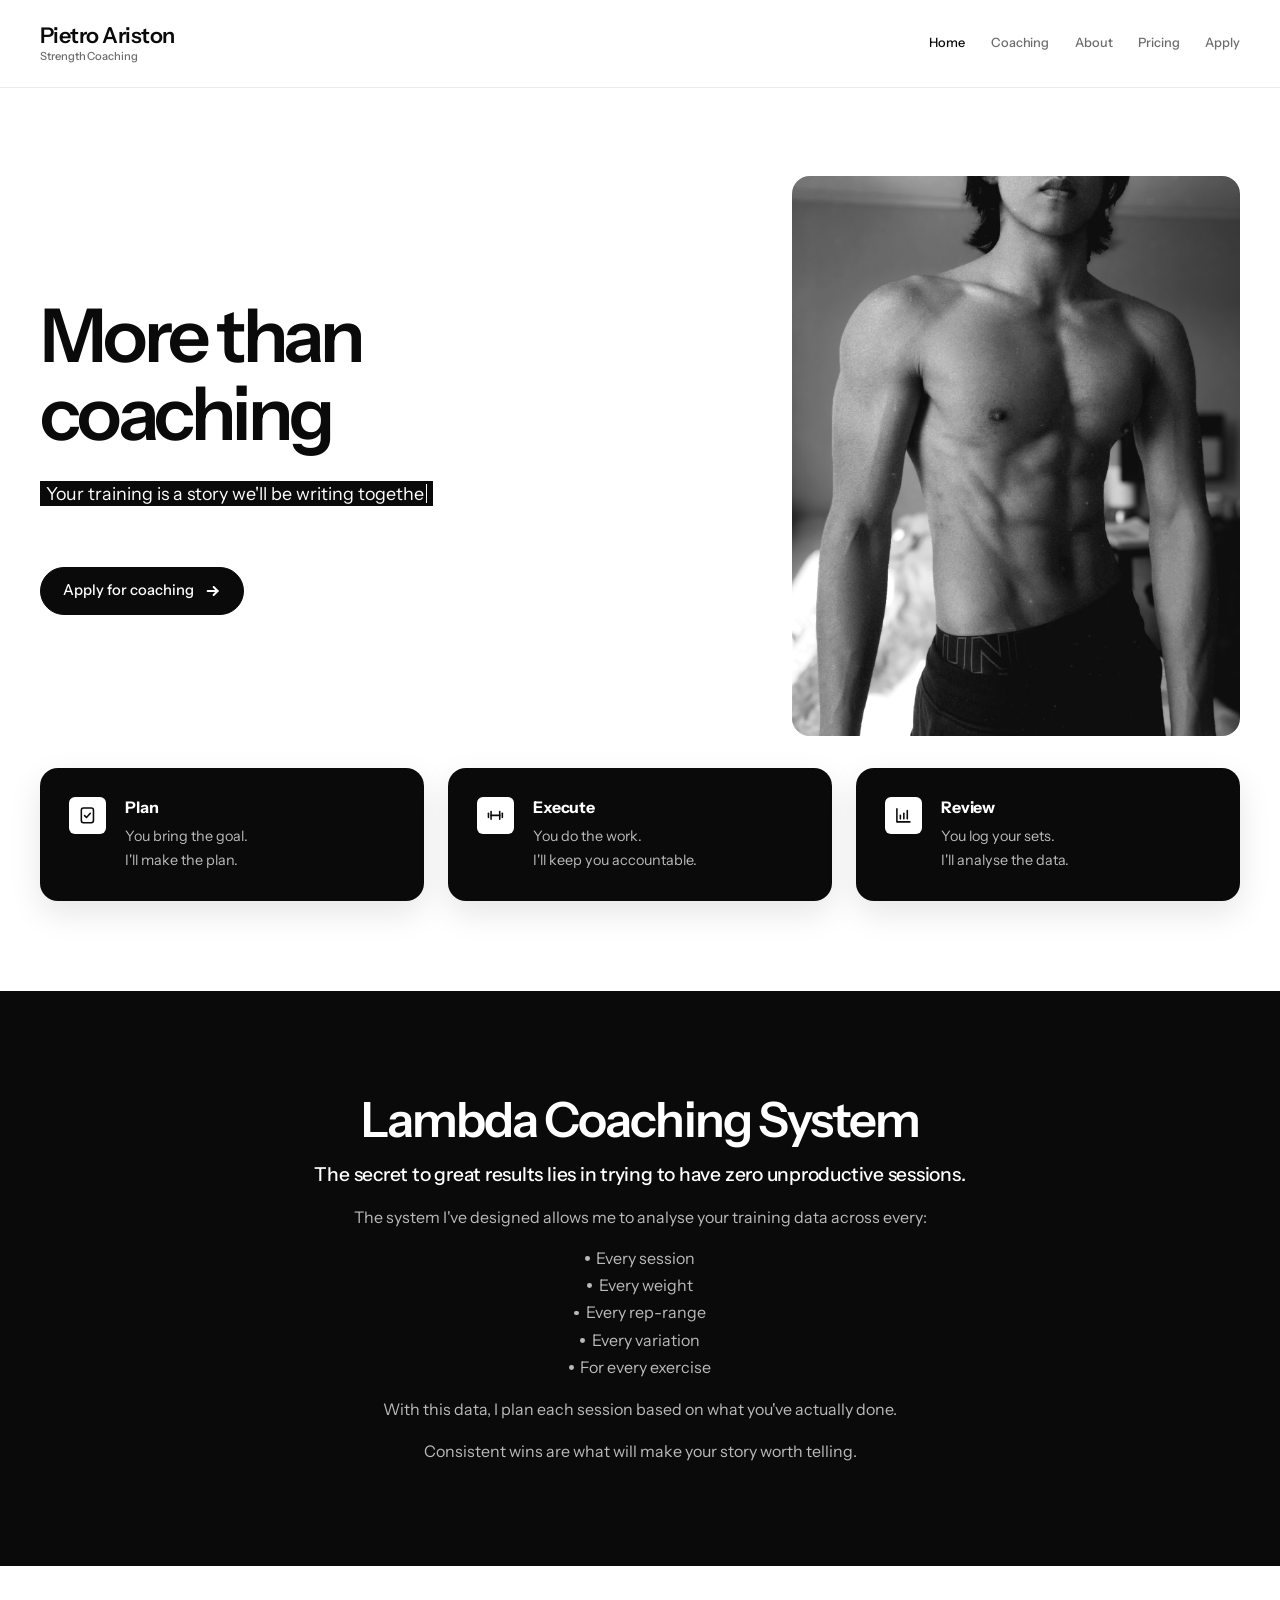
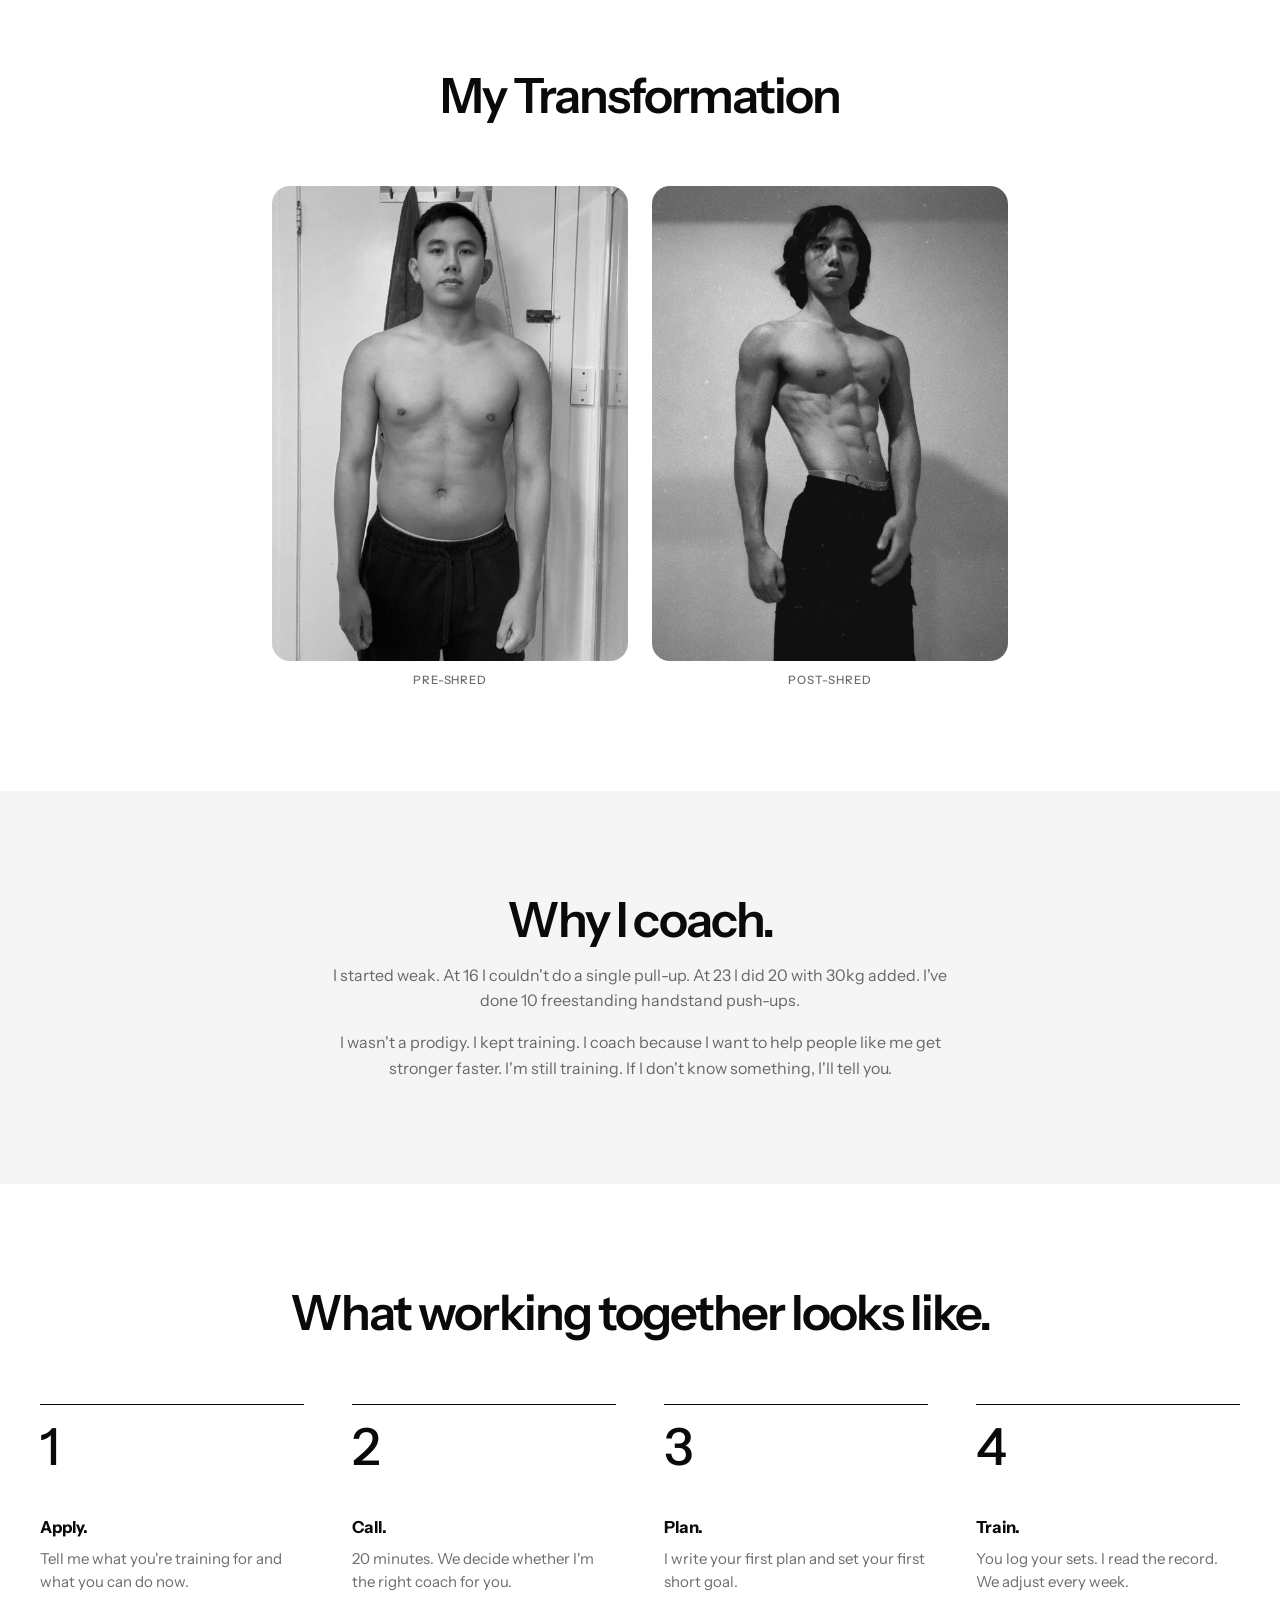
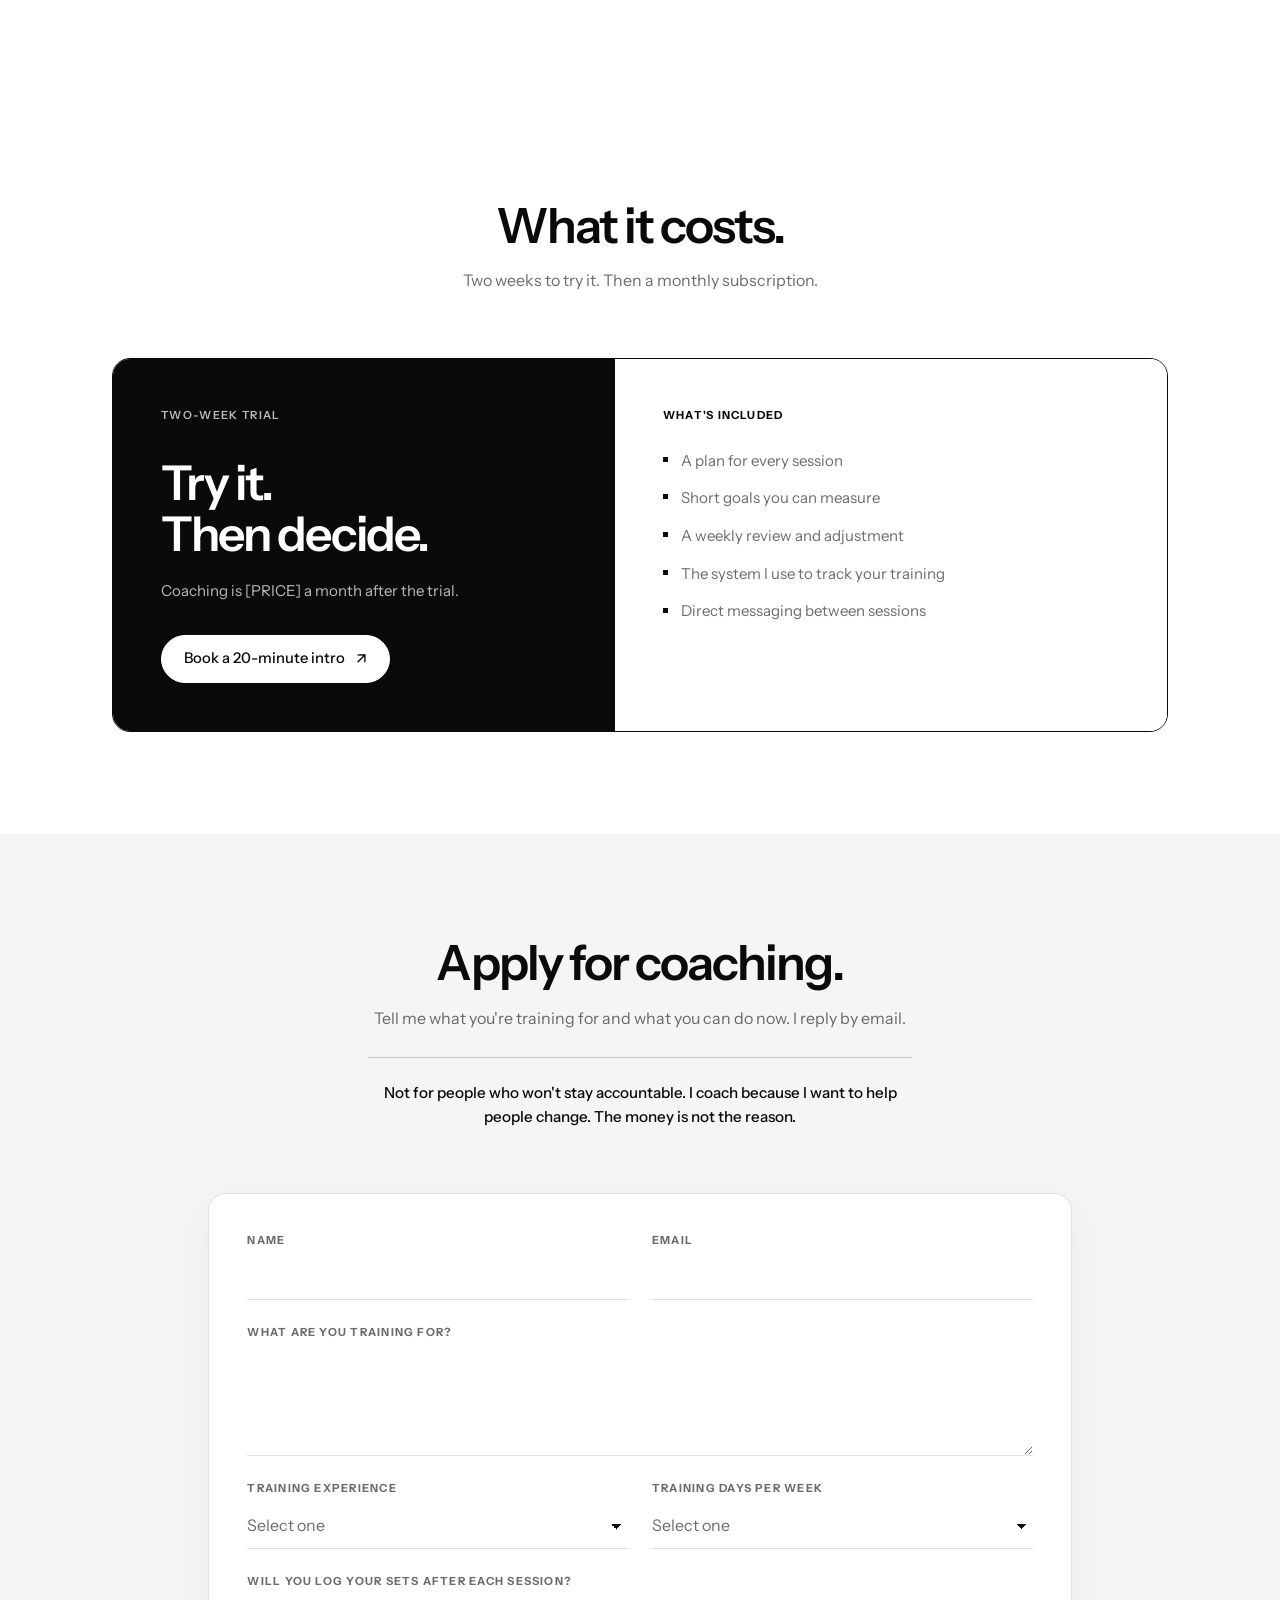
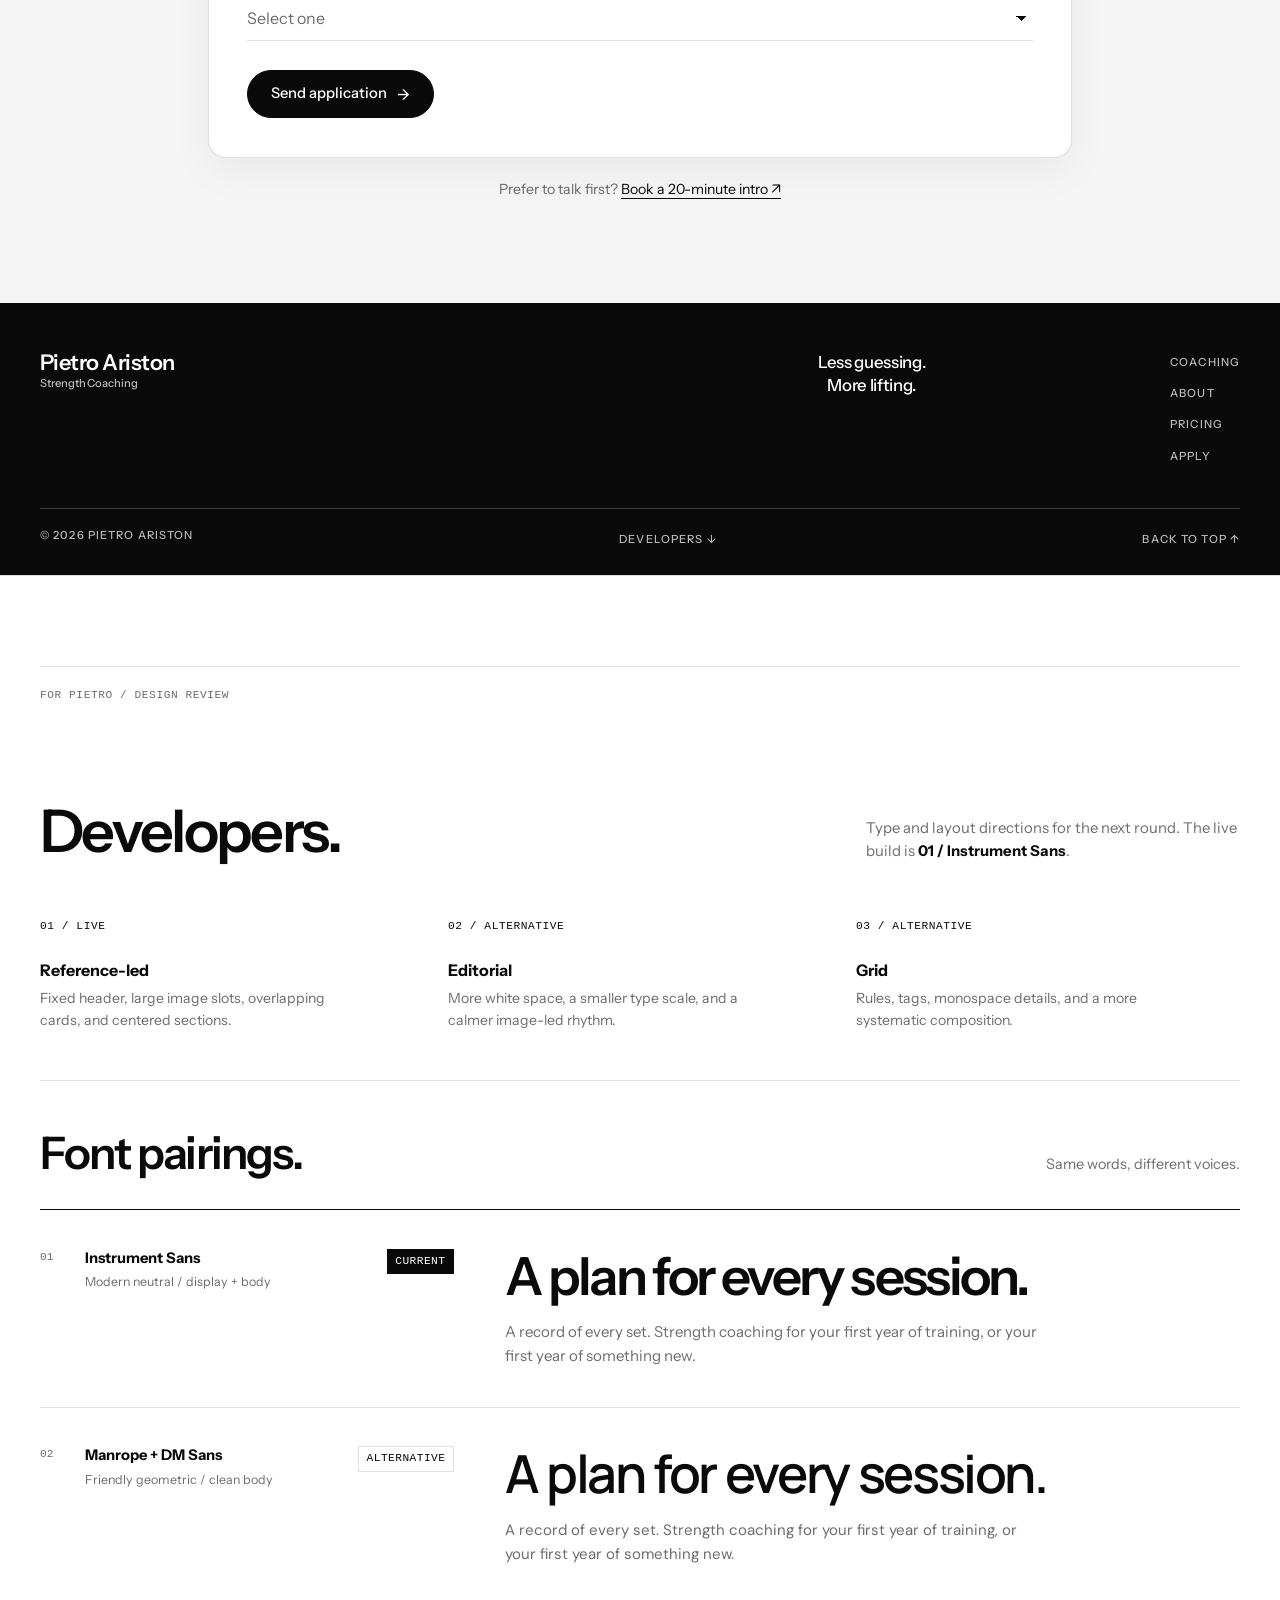
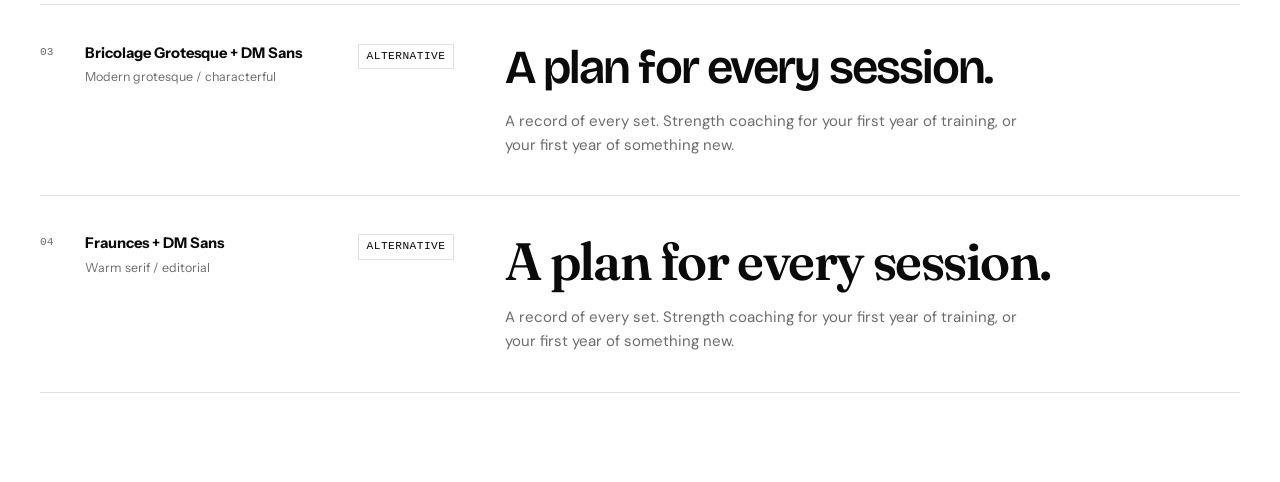
<file: index.html>
<!DOCTYPE html>
<html lang="en">
<head>
  <meta charset="utf-8">
  <meta name="viewport" content="width=device-width, initial-scale=1">
  <title>Pietro Ariston — Strength Coaching</title>
  <meta name="description" content="A plan for every session. A record of every set. One-to-one strength coaching for your first year of training, or your first year of something new.">
  <meta name="theme-color" content="#ffffff">
  <link rel="canonical" href="https://pietroariston.com/">

  <meta property="og:title" content="Pietro Ariston — Strength Coaching">
  <meta property="og:description" content="A plan for every session. A record of every set. One-to-one strength coaching for your first year of training, or your first year of something new.">
  <meta property="og:type" content="website">
  <meta property="og:url" content="https://pietroariston.com/">
  <meta name="twitter:card" content="summary">

  <link rel="preconnect" href="https://fonts.googleapis.com">
  <link rel="preconnect" href="https://fonts.gstatic.com" crossorigin>
  <link href="https://fonts.googleapis.com/css2?family=Bricolage+Grotesque:opsz,wght@12..96,600&amp;family=DM+Sans:ital,wght@0,400;0,500;0,700;1,400&amp;family=Fraunces:opsz,wght@9..144,600&amp;family=Instrument+Sans:wght@400;500;600&amp;family=Manrope:wght@400;500&amp;display=swap" rel="stylesheet">
  <link rel="stylesheet" href="style.css?v=2026-11-28-i">

  <script>
    if ("IntersectionObserver" in window && !window.matchMedia("(prefers-reduced-motion: reduce)").matches) {
      document.documentElement.classList.add("motion-ready");
    }
  </script>
</head>

<body id="top">
  <a class="skip-link" href="#main">Skip to content</a>

  <header class="site-header">
    <div class="container header-inner">
      <a class="brand" href="#top" aria-label="Pietro Ariston, Strength Coaching, back to top">
        <span class="brand__name">Pietro Ariston</span>
        <span class="brand__role">Strength Coaching</span>
      </a>

      <nav class="primary-nav" aria-label="Primary">
        <a class="is-active" href="#top">Home</a>
        <a href="#coaching">Coaching</a>
        <a href="#about">About</a>
        <a href="#pricing">Pricing</a>
        <a href="#apply">Apply</a>
      </nav>

      <details class="nav-drawer">
        <summary class="nav-toggle">
          <span class="sr-only">Menu</span>
          <span class="nav-toggle__lines" aria-hidden="true"><i></i><i></i><i></i></span>
        </summary>
        <nav class="nav-drawer__panel" aria-label="Mobile">
          <a href="#top">Home</a>
          <a href="#coaching">Coaching</a>
          <a href="#about">About</a>
          <a href="#pricing">Pricing</a>
          <a href="#apply">Apply</a>
        </nav>
      </details>

      <span class="scroll-progress" aria-hidden="true"></span>
    </div>
  </header>

  <main id="main">
    <section class="hero" aria-labelledby="hero-title">
      <div class="container hero__grid">
        <div class="hero__copy" data-reveal>
          <h1 class="hero__title" id="hero-title">
            <span>More than</span>
            <span>coaching</span>
          </h1>
          <p class="hero__sub" data-typewriter>
            <span class="sr-only">Your training is a story we'll be writing together. Let's make it one worth telling.</span>
            <span class="hero__sub-typed" aria-hidden="true"><span class="hero__sub-line" data-text="Your training is a story we'll be writing together.">Your training is a story we'll be writing together.</span><br><span class="hero__sub-line" data-text="Let's make it one worth telling.">Let's make it one worth telling.</span></span>
          </p>
          <a class="btn" href="#apply">Apply for coaching <span class="arrow" aria-hidden="true"><svg viewBox="0 0 24 24" focusable="false"><path d="M4 12h15"></path><path d="m13 6 6 6-6 6"></path></svg></span></a>
        </div>

        <div class="hero__media" data-reveal="image">
          <img class="hero__image" src="assets/hero-v2b.jpg" alt="Pietro Ariston, front physique" width="1400" height="1580" fetchpriority="high" decoding="async">
        </div>
      </div>
    </section>

    <section class="feature-band" id="coaching" aria-labelledby="feature-title">
      <div class="container">
        <h2 class="sr-only" id="feature-title">How I coach</h2>
        <div class="carousel" data-carousel>
          <div class="feature-cards carousel__track" data-reveal-group role="group" aria-label="How I coach" tabindex="0">
            <article class="feature-card">
              <span class="feature-card__icon" aria-hidden="true">
                <svg viewBox="0 0 24 24" focusable="false">
                  <rect x="5" y="3.5" width="14" height="17" rx="2.5"></rect>
                  <path d="m8.75 12.25 2.2 2.2 4.4-4.9"></path>
                </svg>
              </span>
              <div>
                <h3>Plan</h3>
                <p>You bring the goal.<br>I'll make the plan.</p>
              </div>
            </article>
            <article class="feature-card">
              <span class="feature-card__icon" aria-hidden="true">
                <svg viewBox="0 0 24 24" focusable="false">
                  <path d="M4 9.5v5"></path>
                  <path d="M7 7.5v9"></path>
                  <path d="M17 7.5v9"></path>
                  <path d="M20 9.5v5"></path>
                  <path d="M7 12h10"></path>
                </svg>
              </span>
              <div>
                <h3>Execute</h3>
                <p>You do the work.<br>I'll keep you accountable.</p>
              </div>
            </article>
            <article class="feature-card">
              <span class="feature-card__icon" aria-hidden="true">
                <svg viewBox="0 0 24 24" focusable="false">
                  <path d="M4.5 4.5v15h15"></path>
                  <path d="M8.5 16v-4"></path>
                  <path d="M12.5 16V9.5"></path>
                  <path d="M16.5 16V6.5"></path>
                </svg>
              </span>
              <div>
                <h3>Review</h3>
                <p>You log your sets.<br>I'll analyse the data.</p>
              </div>
            </article>
          </div>
          <button class="carousel__arrow carousel__arrow--prev" type="button" aria-label="Previous coaching point"><span aria-hidden="true">‹</span></button>
          <button class="carousel__arrow carousel__arrow--next" type="button" aria-label="Next coaching point"><span aria-hidden="true">›</span></button>
          <div class="carousel__dots" role="group" aria-label="Choose coaching feature">
            <button class="carousel__dot is-active" type="button" aria-label="Show coaching point 1" aria-pressed="true"></button>
            <button class="carousel__dot" type="button" aria-label="Show coaching point 2" aria-pressed="false"></button>
            <button class="carousel__dot" type="button" aria-label="Show coaching point 3" aria-pressed="false"></button>
          </div>
        </div>
      </div>
    </section>

    <section class="section section--dark" id="system" aria-labelledby="system-title">
      <div class="container">
        <header class="section-heading section-heading--center section-heading--solo" data-reveal>
          <h2 id="system-title">Lambda Coaching System</h2>
                    <p class="section-heading__wide section-heading__statement">The secret to great results lies in trying to have zero unproductive sessions.</p>
          <!--<p class="section-heading__tagline">Simple Training, Serious Results</p>-->
           <!--<p>Pushing your limits is easy once you remember what they actually are.</p>-->
          <p>The system I've designed allows me to analyse your training data across every:</p>
          <ul>
            <li>Every session</li>
            <li>Every weight</li>
            <li>Every rep-range</li>
            <li>Every variation</li>
            <li>For every exercise</li>
          </ul>
          <p class="section-heading__wide">With this data, I plan each session based on what you've actually done.</p>
          <p class="section-heading__wide">Consistent wins are what will make your story worth telling. </p>
        </header>
      </div>
    </section>

    <section class="section transformation" id="transformation" aria-labelledby="transformation-title">
      <div class="container">
        <header class="section-heading section-heading--center" data-reveal>
          <h2 id="transformation-title">My Transformation</h2>
        </header>

        <div class="transformation__grid" data-reveal-group>
          <figure class="transformation__item">
            <img src="assets/pre-shred-v2.jpg" alt="Pietro before his cut, front physique" width="1116" height="1488" loading="lazy" decoding="async">
            <figcaption>Pre-shred</figcaption>
          </figure>
          <figure class="transformation__item">
            <img src="assets/post-shred.jpg" alt="Pietro after his cut, front physique" width="1200" height="1487" loading="lazy" decoding="async">
            <figcaption>Post-shred</figcaption>
          </figure>
        </div>
      </div>
    </section>

    <section class="section section--soft" id="about" aria-labelledby="about-title">
      <div class="container">
        <header class="section-heading section-heading--center section-heading--solo" data-reveal>
          <h2 id="about-title">Why I coach.</h2>
          <p>I started weak. At 16 I couldn't do a single pull-up. At 23 I did 20 with 30kg added. I've done 10 freestanding handstand push-ups.</p>
          <p>I wasn't a prodigy. I kept training. I coach because I want to help people like me get stronger faster. I'm still training. If I don't know something, I'll tell you.</p>
        </header>
      </div>
    </section>

    <section class="section steps-section" id="process" aria-labelledby="process-title">
      <div class="container">
        <header class="section-heading section-heading--center" data-reveal>
          <h2 id="process-title">What working together looks like.</h2>
        </header>

        <ol class="steps" data-reveal-group>
          <li class="step">
            <span class="step__num">1</span>
            <h3>Apply.</h3>
            <p>Tell me what you're training for and what you can do now.</p>
          </li>
          <li class="step">
            <span class="step__num">2</span>
            <h3>Call.</h3>
            <p>20 minutes. We decide whether I'm the right coach for you.</p>
          </li>
          <li class="step">
            <span class="step__num">3</span>
            <h3>Plan.</h3>
            <p>I write your first plan and set your first short goal.</p>
          </li>
          <li class="step">
            <span class="step__num">4</span>
            <h3>Train.</h3>
            <p>You log your sets. I read the record. We adjust every week.</p>
          </li>
        </ol>
      </div>
    </section>

    <section class="section pricing" id="pricing" aria-labelledby="pricing-title">
      <div class="container">
        <header class="section-heading section-heading--center" data-reveal>
          <h2 id="pricing-title">What it costs.</h2>
          <p>Two weeks to try it. Then a monthly subscription.</p>
        </header>

        <!-- TODO: confirm price, trial terms, and cancellation policy before publishing. -->
        <div class="pricing-panel" data-reveal>
          <div class="pricing-plan">
            <span class="pricing-plan__label">Two-week trial</span>
            <p class="pricing-plan__headline">Try it.<br>Then decide.</p>
            <p>Coaching is [PRICE] a month after the trial.</p>
            <a class="btn btn--light" href="BOOKING_URL" target="_blank" rel="noopener noreferrer">
              Book a 20-minute intro
              <span class="arrow" aria-hidden="true">↗</span>
            </a>
          </div>

          <div class="pricing-included">
            <h3>What's included</h3>
            <ul>
              <li><span aria-hidden="true"></span>A plan for every session</li>
              <li><span aria-hidden="true"></span>Short goals you can measure</li>
              <li><span aria-hidden="true"></span>A weekly review and adjustment</li>
              <li><span aria-hidden="true"></span>The system I use to track your training</li>
              <li><span aria-hidden="true"></span>Direct messaging between sessions</li>
            </ul>
          </div>
        </div>
      </div>
    </section>


    <section class="section apply" id="apply" aria-labelledby="apply-title">
      <div class="container">
        <header class="section-heading section-heading--center" data-reveal>
          <h2 id="apply-title">Apply for coaching.</h2>
          <p>Tell me what you're training for and what you can do now. I reply by email.</p>
          <p class="apply__note">Not for people who won't stay accountable. I coach because I want to help people change. The money is not the reason.</p>
        </header>

        <form class="application-form" action="https://formspree.io/f/FORMSPREE_ID" method="POST" data-reveal>
          <div class="form-row">
            <div class="field">
              <label for="name">Name</label>
              <input id="name" name="name" type="text" autocomplete="name" required>
            </div>
            <div class="field">
              <label for="email">Email</label>
              <input id="email" name="email" type="email" autocomplete="email" inputmode="email" required>
            </div>
          </div>

          <div class="field">
            <label for="goal">What are you training for?</label>
            <textarea id="goal" name="goal" rows="3" required></textarea>
          </div>

          <div class="form-row">
            <div class="field">
              <label for="experience">Training experience</label>
              <select id="experience" name="experience" required>
                <option value="" selected disabled>Select one</option>
                <option value="new">New to training</option>
                <option value="new-type">Starting a new type of training</option>
                <option value="1-2-years">1–2 years</option>
                <option value="3-5-years">3–5 years</option>
                <option value="5-plus-years">5+ years</option>
              </select>
            </div>
            <div class="field">
              <label for="days">Training days per week</label>
              <select id="days" name="days" required>
                <option value="" selected disabled>Select one</option>
                <option value="2">2</option>
                <option value="3">3</option>
                <option value="4">4</option>
                <option value="5">5</option>
                <option value="6-plus">6+</option>
              </select>
            </div>
          </div>

          <div class="field">
            <label for="logging">Will you log your sets after each session?</label>
            <select id="logging" name="logging" required>
              <option value="" selected disabled>Select one</option>
              <option value="yes">Yes</option>
              <option value="not-yet">Not yet</option>
            </select>
          </div>

          <button class="btn form-submit" type="submit">
            Send application
            <span class="arrow" aria-hidden="true">→</span>
          </button>
        </form>

        <p class="apply__alt">Prefer to talk first? <a href="BOOKING_URL" target="_blank" rel="noopener noreferrer">Book a 20-minute intro<span class="arrow" aria-hidden="true"> ↗</span></a></p>
      </div>
    </section>
  </main>

  <footer class="site-footer">
    <div class="container">
      <div class="footer__top">
        <a class="brand brand--footer" href="#top" aria-label="Pietro Ariston, back to top">
          <span class="brand__name">Pietro Ariston</span>
          <span class="brand__role">Strength Coaching</span>
        </a>
        <p class="footer__tagline">Less guessing.<br>More lifting.</p>
        <nav class="footer__nav" aria-label="Footer">
          <a href="#coaching">Coaching</a>
          <a href="#about">About</a>
          <a href="#pricing">Pricing</a>
          <a href="#apply">Apply</a>
        </nav>
      </div>
      <div class="footer__bottom">
        <span>© 2026 Pietro Ariston</span>
        <a href="#developers">Developers ↓</a>
        <a href="#top">Back to top ↑</a>
      </div>
    </div>
  </footer>

  <section class="developers" id="developers" aria-labelledby="developers-title">
    <div class="container">
      <header class="developers__head" data-reveal>
        <p class="developers__label">For Pietro / design review</p>
        <h2 id="developers-title">Developers.</h2>
        <p>Type and layout directions for the next round. The live build is <strong>01 / Instrument Sans</strong>.</p>
      </header>

      <div class="dev-directions" data-reveal-group>
        <article>
          <span>01 / Live</span>
          <h3>Reference-led</h3>
          <p>Fixed header, large image slots, overlapping cards, and centered sections.</p>
        </article>
        <article>
          <span>02 / Alternative</span>
          <h3>Editorial</h3>
          <p>More white space, a smaller type scale, and a calmer image-led rhythm.</p>
        </article>
        <article>
          <span>03 / Alternative</span>
          <h3>Grid</h3>
          <p>Rules, tags, monospace details, and a more systematic composition.</p>
        </article>
      </div>

      <div class="type-lab">
        <div class="type-lab__head" data-reveal>
          <h2>Font pairings.</h2>
          <p>Same words, different voices.</p>
        </div>

        <div class="pairing-list" data-reveal-group>
          <article class="pairing pairing--instrument">
            <header class="pairing__meta">
              <span class="pairing__index">01</span>
              <div>
                <h3>Instrument Sans</h3>
                <p>Modern neutral / display + body</p>
              </div>
              <span class="pairing__status">Current</span>
            </header>
            <div class="pairing__preview">
              <p class="pairing__display">A plan for every session.</p>
              <p class="pairing__body">A record of every set. Strength coaching for your first year of training, or your first year of something new.</p>
            </div>
          </article>

          <article class="pairing pairing--manrope">
            <header class="pairing__meta">
              <span class="pairing__index">02</span>
              <div>
                <h3>Manrope + DM Sans</h3>
                <p>Friendly geometric / clean body</p>
              </div>
              <span class="pairing__status">Alternative</span>
            </header>
            <div class="pairing__preview">
              <p class="pairing__display">A plan for every session.</p>
              <p class="pairing__body">A record of every set. Strength coaching for your first year of training, or your first year of something new.</p>
            </div>
          </article>

          <article class="pairing pairing--bricolage">
            <header class="pairing__meta">
              <span class="pairing__index">03</span>
              <div>
                <h3>Bricolage Grotesque + DM Sans</h3>
                <p>Modern grotesque / characterful</p>
              </div>
              <span class="pairing__status">Alternative</span>
            </header>
            <div class="pairing__preview">
              <p class="pairing__display">A plan for every session.</p>
              <p class="pairing__body">A record of every set. Strength coaching for your first year of training, or your first year of something new.</p>
            </div>
          </article>

          <article class="pairing pairing--fraunces">
            <header class="pairing__meta">
              <span class="pairing__index">04</span>
              <div>
                <h3>Fraunces + DM Sans</h3>
                <p>Warm serif / editorial</p>
              </div>
              <span class="pairing__status">Alternative</span>
            </header>
            <div class="pairing__preview">
              <p class="pairing__display">A plan for every session.</p>
              <p class="pairing__body">A record of every set. Strength coaching for your first year of training, or your first year of something new.</p>
            </div>
          </article>
        </div>
      </div>
    </div>
  </section>

  <a class="to-top" href="#top" aria-label="Back to top"><span aria-hidden="true">↑</span></a>

  <script>
    const toTop = document.querySelector(".to-top");
    if (toTop) {
      const updateToTop = () => {
        toTop.classList.toggle("is-visible", window.scrollY > window.innerHeight * 0.8);
      };
      window.addEventListener("scroll", updateToTop, { passive: true });
      window.addEventListener("resize", updateToTop, { passive: true });
      updateToTop();
    }

    const navDrawer = document.querySelector(".nav-drawer");
    document.querySelectorAll(".nav-drawer a").forEach((link) => {
      link.addEventListener("click", () => {
        if (navDrawer) navDrawer.removeAttribute("open");
      });
    });

    document.addEventListener("keydown", (event) => {
      if (event.key !== "Escape" || !navDrawer || !navDrawer.open) return;
      navDrawer.removeAttribute("open");
      const summary = navDrawer.querySelector("summary");
      if (summary) summary.focus();
    });

    document.querySelectorAll("[data-carousel]").forEach((carousel) => {
      const track = carousel.querySelector(".carousel__track");
      const dots = Array.from(carousel.querySelectorAll(".carousel__dot"));
      if (!track || !dots.length) return;

      const slides = Array.from(track.children).filter((child) => child.nodeType === 1);
      if (!slides.length) return;

      const prev = carousel.querySelector(".carousel__arrow--prev");
      const next = carousel.querySelector(".carousel__arrow--next");

      carousel.classList.add("is-ready");
      let frame = 0;
      let activeIndex = 0;

      const setActive = () => {
        const trackCenter = track.getBoundingClientRect().left + track.clientWidth / 2;
        let active = 0;
        let shortest = Infinity;

        slides.forEach((slide, index) => {
          const bounds = slide.getBoundingClientRect();
          const distance = Math.abs(bounds.left + bounds.width / 2 - trackCenter);
          if (distance < shortest) {
            shortest = distance;
            active = index;
          }
        });

        activeIndex = active;

        dots.forEach((dot, index) => {
          const isActive = index === active;
          dot.classList.toggle("is-active", isActive);
          dot.setAttribute("aria-pressed", String(isActive));
        });

        if (prev) prev.disabled = activeIndex === 0;
        if (next) next.disabled = activeIndex === slides.length - 1;
      };

      const scrollToSlide = (index) => {
        const slide = slides[index];
        if (!slide) return;
        const gutter = parseFloat(window.getComputedStyle(slide).marginLeft) || 0;
        const left = slide.getBoundingClientRect().left - track.getBoundingClientRect().left + track.scrollLeft - gutter;
        track.scrollTo({ left: Math.max(0, left), behavior: "smooth" });
      };

      const onScroll = () => {
        if (frame) return;
        frame = requestAnimationFrame(() => {
          setActive();
          frame = 0;
        });
      };

      track.addEventListener("scroll", onScroll, { passive: true });
      window.addEventListener("resize", onScroll, { passive: true });

      dots.forEach((dot, index) => {
        dot.addEventListener("click", () => scrollToSlide(index));
      });

      if (prev) prev.addEventListener("click", () => scrollToSlide(Math.max(0, activeIndex - 1)));
      if (next) next.addEventListener("click", () => scrollToSlide(Math.min(slides.length - 1, activeIndex + 1)));

      setActive();
    });

    (() => {
      if (!document.documentElement.classList.contains("motion-ready")) return;

      const items = Array.from(document.querySelectorAll("[data-reveal], [data-reveal-group]"));
      let observer;
      const settleTimers = new Set();

      const reveal = (item) => {
        if (item.classList.contains("is-visible")) return;
        item.classList.add("is-visible");
        if (observer) observer.unobserve(item);

        const timer = window.setTimeout(() => {
          item.classList.add("is-settled");
          settleTimers.delete(timer);
        }, 1600);
        settleTimers.add(timer);
      };

      const revealInView = () => {
        const viewportHeight = window.innerHeight || document.documentElement.clientHeight;
        items.forEach((item) => {
          const bounds = item.getBoundingClientRect();
          if (bounds.top < viewportHeight * 0.92 && bounds.bottom > 0) reveal(item);
        });
      };

      if ("IntersectionObserver" in window) {
        observer = new IntersectionObserver((entries) => {
          entries.forEach((entry) => {
            if (entry.isIntersecting) reveal(entry.target);
          });
        }, { rootMargin: "0px 0px -8% 0px", threshold: 0.08 });
        items.forEach((item) => observer.observe(item));
      }

      revealInView();

      let ticking = false;
      const onScroll = () => {
        if (ticking) return;
        ticking = true;
        requestAnimationFrame(() => {
          revealInView();
          ticking = false;
        });
      };

      window.addEventListener("scroll", onScroll, { passive: true });
      window.addEventListener("resize", onScroll, { passive: true });
      window.addEventListener("load", revealInView, { once: true });
      window.addEventListener("pagehide", () => {
        if (observer) observer.disconnect();
        settleTimers.forEach((timer) => window.clearTimeout(timer));
        settleTimers.clear();
      }, { once: true });

      const progress = document.querySelector(".scroll-progress");
      if (progress) {
        const updateProgress = () => {
          const max = document.documentElement.scrollHeight - window.innerHeight;
          const value = max > 0 ? Math.min(1, Math.max(0, window.scrollY / max)) : 0;
          document.documentElement.style.setProperty("--scroll-progress", value.toFixed(4));
        };
        window.addEventListener("scroll", updateProgress, { passive: true });
        window.addEventListener("resize", updateProgress, { passive: true });
        updateProgress();
      }
    })();

    (() => {
      const sub = document.querySelector("[data-typewriter]");
      if (!sub) return;
      if (window.matchMedia("(prefers-reduced-motion: reduce)").matches) return;

      const lines = Array.from(sub.querySelectorAll(".hero__sub-line"));
      if (!lines.length) return;

      const texts = lines.map((line) => line.dataset.text || line.textContent || "");
      lines.forEach((line) => {
        line.textContent = "";
      });

      const charDelay = 27;
      const lineDelay = 380;
      let lineIndex = 0;
      let charIndex = 0;

      const type = () => {
        const line = lines[lineIndex];
        const text = texts[lineIndex];
        if (!line || !text) return;

        if (charIndex === 0) {
          if (lineIndex > 0) lines[lineIndex - 1].classList.remove("is-typing");
          line.classList.add("is-typing");
        }

        charIndex += 1;
        line.textContent = text.slice(0, charIndex);

        if (charIndex < text.length) {
          window.setTimeout(type, charDelay);
          return;
        }

        if (lineIndex < lines.length - 1) {
          lineIndex += 1;
          charIndex = 0;
          window.setTimeout(type, lineDelay);
        }
      };

      window.setTimeout(type, 700);
    })();
  </script>
</body>
</html>
</file>
<file: style.css>
:root {
  --ink: #0a0a0a;
  --paper: #ffffff;
  --soft: #f5f5f5;
  --soft-strong: #ececec;
  --placeholder: #e4e4e4;
  --muted: rgba(10, 10, 10, 0.6);
  --muted-invert: rgba(255, 255, 255, 0.72);
  --line: rgba(10, 10, 10, 0.12);
  --line-strong: rgba(10, 10, 10, 0.2);
  --line-invert: rgba(255, 255, 255, 0.22);

  --font-display: "Instrument Sans", "Helvetica Neue", Arial, sans-serif;
  --font-body: "Instrument Sans", "Helvetica Neue", Arial, sans-serif;
  --font-mono: ui-monospace, "SFMono-Regular", Menlo, Consolas, monospace;

  --header-h: 5.5rem;
  --container: 1200px;
  --gutter: clamp(1.25rem, 4vw, 2.5rem);
  --radius-lg: 18px;
  --radius-md: 12px;
  --radius-pill: 999px;

  --ease-out: cubic-bezier(0.16, 1, 0.3, 1);
  --motion-fast: 180ms;
  --motion-slow: 750ms;
}

*,
*::before,
*::after {
  box-sizing: border-box;
}

html {
  -webkit-text-size-adjust: 100%;
  scroll-padding-top: calc(var(--header-h) + 1.25rem);
}

body {
  margin: 0;
  padding-top: var(--header-h);
  background: var(--paper);
  color: var(--ink);
  font-family: var(--font-body);
  font-size: 1rem;
  line-height: 1.6;
  -webkit-font-smoothing: antialiased;
  -moz-osx-font-smoothing: grayscale;
  font-synthesis: none;
}

::selection {
  background: var(--ink);
  color: var(--paper);
}

.section--dark ::selection,
.site-footer ::selection {
  background: var(--paper);
  color: var(--ink);
}

a {
  color: inherit;
}

img,
picture {
  display: block;
  max-width: 100%;
}

button {
  border-radius: 0;
}

:focus-visible {
  outline: 2px solid var(--ink);
  outline-offset: 4px;
}

.section--dark :focus-visible,
.site-footer :focus-visible {
  outline-color: var(--paper);
}

.sr-only {
  position: absolute;
  width: 1px;
  height: 1px;
  padding: 0;
  margin: -1px;
  overflow: hidden;
  clip: rect(0, 0, 0, 0);
  white-space: nowrap;
  border: 0;
}

.container {
  width: min(var(--container), calc(100% - (var(--gutter) * 2)));
  margin-inline: auto;
}

.skip-link {
  position: fixed;
  z-index: 300;
  top: -100%;
  left: var(--gutter);
  padding: 0.8rem 1rem;
  background: var(--ink);
  color: var(--paper);
  font-size: 0.72rem;
  font-weight: 600;
  letter-spacing: 0.08em;
  text-decoration: none;
  text-transform: uppercase;
}

.skip-link:focus {
  top: calc(var(--header-h) + 0.5rem);
}

/* Header */

.site-header {
  position: fixed;
  z-index: 100;
  top: 0;
  right: 0;
  left: 0;
  height: var(--header-h);
  background: var(--paper);
  border-bottom: 1px solid rgba(10, 10, 10, 0.08);
}

@supports ((-webkit-backdrop-filter: blur(1px)) or (backdrop-filter: blur(1px))) {
  .site-header {
    background: rgba(255, 255, 255, 0.97);
    -webkit-backdrop-filter: saturate(180%) blur(20px);
    backdrop-filter: saturate(180%) blur(20px);
  }
}

.header-inner {
  position: relative;
  height: 100%;
  display: flex;
  align-items: center;
  justify-content: space-between;
  gap: 2rem;
}

.brand {
  display: inline-flex;
  flex-direction: column;
  align-items: flex-start;
  gap: 0.16rem;
  color: var(--ink);
  line-height: 1;
  text-decoration: none;
}

.brand__name {
  font-family: var(--font-display);
  font-size: 1.35rem;
  font-weight: 600;
  letter-spacing: -0.025em;
  line-height: 1.1;
  white-space: nowrap;
}

.brand__role {
  color: var(--muted);
  font-size: 0.7rem;
  font-weight: 500;
  letter-spacing: -0.005em;
  line-height: 1.2;
}

.primary-nav {
  display: flex;
  align-items: center;
  gap: clamp(1rem, 2vw, 1.75rem);
  margin-left: auto;
}

.primary-nav a {
  padding: 0.5rem 0;
  color: var(--muted);
  font-size: 0.8rem;
  font-weight: 500;
  letter-spacing: -0.005em;
  line-height: 1;
  text-decoration: none;
}

.primary-nav a:hover,
.primary-nav a:focus-visible,
.primary-nav a.is-active {
  color: var(--ink);
}

.scroll-progress {
  position: absolute;
  right: 0;
  bottom: -1px;
  left: 0;
  height: 1px;
  display: none;
  background: var(--ink);
  transform: scaleX(var(--scroll-progress, 0));
  transform-origin: left center;
  pointer-events: none;
}

/* Mobile navigation */

.nav-drawer {
  display: none;
  margin-left: auto;
}

.nav-toggle {
  display: inline-flex;
  align-items: center;
  justify-content: center;
  width: 2.75rem;
  height: 2.75rem;
  border: 0;
  background: transparent;
  cursor: pointer;
  list-style: none;
}

.nav-toggle::-webkit-details-marker {
  display: none;
}

.nav-toggle__lines {
  display: flex;
  flex-direction: column;
  gap: 5px;
  width: 1.35rem;
}

.nav-toggle__lines i {
  display: block;
  width: 100%;
  height: 1.5px;
  background: var(--ink);
  transform-origin: center;
}

.nav-drawer__panel {
  position: fixed;
  z-index: 90;
  top: var(--header-h);
  right: 0;
  left: 0;
  display: none;
  max-height: calc(100vh - var(--header-h));
  max-height: calc(100svh - var(--header-h));
  overflow-y: auto;
  padding: 0.75rem var(--gutter) 1.5rem;
  border-bottom: 1px solid var(--ink);
  background: var(--paper);
}

.nav-drawer[open] .nav-drawer__panel {
  display: block;
}

.nav-drawer__panel a {
  display: block;
  padding: 0.9rem 0;
  border-bottom: 1px solid var(--line);
  font-family: var(--font-display);
  font-size: 1.45rem;
  font-weight: 600;
  letter-spacing: -0.025em;
  line-height: 1.15;
  text-decoration: none;
}

/* Shared type and controls */

.btn {
  display: inline-flex;
  align-items: center;
  justify-content: center;
  gap: 0.65rem;
  min-height: 3rem;
  padding: 0.8rem 1.4rem;
  border: 1px solid var(--ink);
  border-radius: var(--radius-pill);
  background: var(--ink);
  color: var(--paper);
  font-family: var(--font-body);
  font-size: 0.92rem;
  font-weight: 500;
  line-height: 1.2;
  text-decoration: none;
  cursor: pointer;
}

.btn:hover {
  background: var(--paper);
  color: var(--ink);
}

.btn--light {
  border-color: var(--paper);
  background: var(--paper);
  color: var(--ink);
}

.btn--light:hover {
  background: transparent;
  color: var(--paper);
}

.arrow {
  display: inline-block;
  font-size: 0.95rem;
  line-height: 1;
}

.arrow svg {
  display: block;
  width: 1.05em;
  height: 1.05em;
  fill: none;
  stroke: currentColor;
  stroke-width: 3;
  stroke-linecap: round;
  stroke-linejoin: round;
}

.placeholder {
  background: var(--placeholder);
  border-radius: var(--radius-lg);
}
.motion-strip {
  display: flex;
  align-items: stretch;
  overflow: hidden;
  background: var(--ink);
  color: var(--paper);
}

.motion-strip__viewport {
  flex: 1;
  overflow: hidden;
}

.motion-strip__track {
  display: flex;
  width: max-content;
  padding-block: 0.8rem;
}

.motion-strip__group {
  display: flex;
  align-items: center;
  flex: 0 0 auto;
}

.motion-strip__group span {
  padding-inline: 1.4rem;
  font-family: var(--font-display);
  font-size: clamp(1.1rem, 1.8vw, 1.45rem);
  font-weight: 500;
  letter-spacing: -0.025em;
  line-height: 1.1;
  white-space: nowrap;
}

.motion-strip__mark {
  width: 4px;
  height: 4px;
  flex: 0 0 auto;
  border-radius: 50%;
  background: var(--paper);
}

.motion-strip :focus-visible {
  outline-color: var(--paper);
}

h1,
h2,
h3 {
  font-family: var(--font-display);
  font-weight: 600;
}

.section {
  padding-block: clamp(4.5rem, 8vw, 7rem);
}

.section--dark {
  background: var(--ink);
  color: var(--paper);
}

.section--soft {
  background: var(--soft);
}

.section-heading {
  margin: 0 auto clamp(2.5rem, 5vw, 4rem);
}

.section-heading--center {
  max-width: 47rem;
  text-align: center;
}

.section-heading--solo {
  margin-bottom: 0;
}

.section-heading h2 {
  margin: 0;
  font-size: clamp(2.05rem, 3.8vw, 3.2rem);
  line-height: 1.1;
  letter-spacing: -0.04em;
}

.section-heading p {
  max-width: 39rem;
  margin: 1rem auto 0;
  color: var(--muted);
  font-size: 1rem;
  line-height: 1.6;
  text-wrap: pretty;
}

.section-heading p.section-heading__wide {
  max-width: 45rem;
}

.section-heading .btn {
  margin-top: 1.5rem;
}

.section--dark .section-heading p {
  color: var(--muted-invert);
}

.section-heading p.section-heading__statement {
  max-width: 45rem;
  margin-top: 0.85rem;
  font-size: 1.2rem;
  font-weight: 500;
  line-height: 1.5;
  letter-spacing: -0.012em;
  text-wrap: balance;
}

.section--dark .section-heading p.section-heading__statement {
  color: var(--paper);
}

.section--dark .section-heading ul {
  margin: 0.9rem auto 0;
  padding: 0;
  list-style: none;
  color: var(--muted-invert);
  font-size: 1rem;
  line-height: 1.7;
}

.section--dark .section-heading li {
  display: flex;
  align-items: center;
  justify-content: center;
  gap: 0.4rem;
}

.section--dark .section-heading li::before {
  content: "";
  flex: 0 0 auto;
  width: 0.3rem;
  height: 0.3rem;
  border-radius: 50%;
  background: currentColor;
}

.section--dark .section-heading .section-heading__tagline {
  color: var(--paper);
  font-size: 1.2rem;
  font-weight: 500;
  letter-spacing: -0.01em;
}

/* Hero */

.hero {
  position: relative;
  overflow: hidden;
  padding-block: clamp(3.5rem, 7vw, 5.5rem) clamp(8rem, 10vw, 10rem);
  background: var(--paper);
}

.hero__media {
  position: relative;
  width: 100%;
  max-width: 28rem;
  margin-left: auto;
  aspect-ratio: 4 / 5;
  overflow: hidden;
  border-radius: var(--radius-lg);
  background: var(--placeholder);
}

.hero__image {
  display: block;
  width: 100%;
  height: 100%;
  object-fit: cover;
  object-position: 50% 14%;
  filter: grayscale(1) contrast(1.02);
}

.hero__grid {
  position: relative;
  z-index: 1;
  display: grid;
  grid-template-columns: minmax(0, 1.1fr) minmax(16rem, 0.9fr);
  align-items: center;
  gap: clamp(2rem, 5vw, 4.5rem);
  min-height: clamp(28rem, 42vw, 34rem);
}

.hero__copy {
  max-width: 36rem;
}

.hero__title {
  margin: 0;
  font-size: clamp(3.3rem, 5.8vw, 5.35rem);
  font-weight: 600;
  line-height: 1.06;
  letter-spacing: -0.05em;
}

.hero__title span {
  display: block;
}

.hero__sub {
  max-width: 33rem;
  margin: 1.6rem 0 0;
  color: var(--muted);
  font-size: clamp(1.05rem, 1.4vw, 1.18rem);
  line-height: 1.55;
  text-wrap: pretty;
}

.hero__sub-line {
  padding: 0.1em 0.32em;
  background: var(--ink);
  color: var(--paper);
  box-decoration-break: clone;
  -webkit-box-decoration-break: clone;
}

.hero__sub-line:empty {
  background: transparent;
}

.hero__sub-line.is-typing::after {
  content: "";
  display: inline-block;
  width: 0.075em;
  height: 1.05em;
  margin-left: 0.1em;
  background: currentColor;
  vertical-align: -0.16em;
  animation: hero-caret 1s steps(1, end) infinite;
}

@keyframes hero-caret {
  0%,
  49% {
    opacity: 1;
  }

  50%,
  100% {
    opacity: 0;
  }
}

.hero .btn {
  margin-top: 2rem;
}

/* Transformation */

.transformation__grid {
  display: grid;
  grid-template-columns: repeat(2, minmax(0, 1fr));
  gap: clamp(0.75rem, 2vw, 1.5rem);
  max-width: 46rem;
  margin-inline: auto;
}

.transformation__item {
  margin: 0;
}

.transformation__item img {
  display: block;
  width: 100%;
  height: auto;
  aspect-ratio: 3 / 4;
  object-fit: cover;
  background: var(--placeholder);
  border-radius: var(--radius-lg);
  filter: grayscale(1);
}

.transformation__item figcaption {
  margin-top: 0.75rem;
  color: var(--muted);
  font-size: 0.72rem;
  font-weight: 500;
  letter-spacing: 0.08em;
  line-height: 1.35;
  text-align: center;
  text-transform: uppercase;
}

/* Feature cards and statement */

.feature-band {
  padding-bottom: clamp(4rem, 7vw, 6rem);
  background: var(--paper);
}

.feature-cards {
  position: relative;
  z-index: 2;
  display: grid;
  grid-template-columns: repeat(3, minmax(0, 1fr));
  gap: 1.5rem;
  margin-top: -6rem;
}

.feature-card {
  display: grid;
  grid-template-columns: 2.35rem minmax(0, 1fr);
  gap: 1.15rem;
  align-items: start;
  padding: 1.8rem;
  border-radius: var(--radius-lg);
  background: var(--ink);
  color: var(--paper);
  box-shadow: 0 12px 32px rgba(0, 0, 0, 0.1);
}

.feature-card__icon {
  display: grid;
  place-items: center;
  width: 2.35rem;
  height: 2.35rem;
  border-radius: 6px;
  background: var(--paper);
  color: var(--ink);
}

.feature-card__icon svg {
  width: 1.3rem;
  height: 1.3rem;
  fill: none;
  stroke: currentColor;
  stroke-width: 1.8;
  stroke-linecap: round;
  stroke-linejoin: round;
}

.feature-card h2,
.feature-card h3 {
  margin: 0 0 0.45rem;
  font-family: var(--font-body);
  font-size: 1rem;
  font-weight: 700;
  line-height: 1.3;
  letter-spacing: -0.005em;
  text-transform: none;
}

.feature-card p {
  margin: 0;
  color: var(--muted-invert);
  font-size: 0.9rem;
  line-height: 1.65;
  text-wrap: pretty;
}

.statement {
  padding-top: clamp(4rem, 7vw, 6rem);
  text-align: center;
}

.statement h2 {
  margin: 0;
  font-size: clamp(2.05rem, 3.9vw, 3.15rem);
  line-height: 1.1;
  letter-spacing: -0.04em;
}

.statement p {
  max-width: 36rem;
  margin: 1.1rem auto 0;
  color: var(--muted);
  font-size: 1.02rem;
  line-height: 1.6;
}

/* Client notes */

.client-notes {
  background: var(--paper);
}

.testimonials {
  display: grid;
  grid-template-columns: repeat(3, minmax(0, 1fr));
  gap: clamp(1.25rem, 2.5vw, 2rem);
}

.testimonial {
  display: flex;
  flex-direction: column;
  margin: 0;
  padding: clamp(1.35rem, 2.5vw, 1.9rem);
  border-radius: var(--radius-lg);
  background: var(--soft);
}

.testimonial blockquote {
  margin: 0;
  font-size: 1rem;
  line-height: 1.65;
  text-wrap: pretty;
}

.testimonial figcaption {
  display: flex;
  flex-direction: column;
  gap: 0.18rem;
  margin-top: auto;
  padding-top: 1.5rem;
  font-size: 0.68rem;
  font-weight: 700;
  letter-spacing: 0.08em;
  line-height: 1.35;
  text-transform: uppercase;
}

.testimonial figcaption span {
  color: var(--muted);
  font-size: 0.6rem;
  font-weight: 500;
}

/* Carousels */

.carousel {
  position: relative;
}

.carousel__arrow {
  display: none;
  position: absolute;
  top: 0;
  bottom: 3rem;
  z-index: 3;
  width: 2.5rem;
  align-items: center;
  justify-content: center;
  padding: 0;
  border: 0;
  background: transparent;
  color: var(--muted);
  font-family: var(--font-display);
  font-size: 1.5rem;
  line-height: 1;
  cursor: pointer;
}

.carousel__arrow:hover,
.carousel__arrow:focus-visible {
  color: var(--ink);
}

.carousel__arrow:disabled {
  opacity: 0.25;
  cursor: default;
}

.carousel__arrow--prev {
  left: -1.25rem;
}

.carousel__arrow--next {
  right: -1.25rem;
}

.carousel__dots {
  display: none;
  align-items: center;
  justify-content: center;
  gap: 0.15rem;
  margin-top: 1.25rem;
}

.carousel__dot {
  display: inline-flex;
  align-items: center;
  justify-content: center;
  width: 1.5rem;
  height: 1.5rem;
  padding: 0;
  border: 0;
  background: transparent;
  cursor: pointer;
}

.carousel__dot::before {
  content: "";
  width: 5px;
  height: 5px;
  border-radius: 50%;
  background: var(--line-strong);
}

.carousel__dot.is-active::before {
  background: var(--ink);
}

/* For you if */

.for-you {
  background: var(--paper);
}

.for-you__grid {
  display: grid;
  grid-template-columns: minmax(0, 1.06fr) minmax(18rem, 0.94fr);
  gap: clamp(2.5rem, 6vw, 5.5rem);
  align-items: start;
}

.for-you__copy {
  min-width: 0;
}

.for-you__title {
  max-width: 15ch;
  margin: 0 0 1.8rem;
  font-size: clamp(2.05rem, 3.8vw, 3.15rem);
  line-height: 1.1;
  letter-spacing: -0.04em;
}

.fit-list {
  margin: 0;
  padding: 0;
  border-top: 1px solid var(--line);
  list-style: none;
}

.fit-list li {
  position: relative;
  padding: 1.35rem 0 1.35rem 1.35rem;
  border-bottom: 1px solid var(--line);
}

.fit-list li::before {
  content: "";
  position: absolute;
  top: 1.8rem;
  left: 0;
  width: 5px;
  height: 5px;
  background: var(--ink);
}

.fit-list h3 {
  margin: 0 0 0.35rem;
  font-family: var(--font-body);
  font-size: 1rem;
  font-weight: 700;
  line-height: 1.35;
}

.fit-list p {
  margin: 0;
  color: var(--muted);
  font-size: 0.94rem;
  line-height: 1.55;
  text-wrap: pretty;
}

.for-you .btn {
  margin-top: 1.8rem;
}

.for-you__media {
  width: 100%;
  aspect-ratio: 4 / 5;
  justify-self: end;
}

/* Media break */

.media-break {
  padding-bottom: clamp(4rem, 8vw, 7rem);
  background: var(--paper);
}

.media-break__image {
  width: 100%;
  aspect-ratio: 2.5 / 1;
}

/* Steps */

.steps-section {
  background: var(--paper);
}

.steps {
  display: grid;
  grid-template-columns: repeat(4, minmax(0, 1fr));
  gap: clamp(1.5rem, 4vw, 3rem);
  margin: 0;
  padding: 0;
  list-style: none;
}

.step {
  border-top: 1px solid var(--ink);
  padding-top: 1.4rem;
}

.step__num {
  display: block;
  margin-bottom: clamp(2rem, 4vw, 3rem);
  font-family: var(--font-display);
  font-size: clamp(2.3rem, 4vw, 3.4rem);
  font-weight: 500;
  line-height: 0.8;
}

.step h3 {
  margin: 0 0 0.55rem;
  font-family: var(--font-body);
  font-size: 1.04rem;
  font-weight: 700;
  line-height: 1.35;
}

.step p {
  max-width: 20rem;
  margin: 0;
  color: var(--muted);
  font-size: 0.94rem;
  line-height: 1.55;
  text-wrap: pretty;
}

/* Timeline */

.timeline-section {
  background: var(--soft);
}

.timeline {
  display: grid;
  grid-template-columns: repeat(4, minmax(0, 1fr));
  gap: clamp(1.25rem, 3vw, 2rem);
}

.phase {
  border-top: 1px solid var(--ink);
  padding-top: 1.25rem;
}

.phase__when {
  display: block;
  margin-bottom: clamp(2rem, 4vw, 3rem);
  font-size: 0.64rem;
  font-weight: 700;
  letter-spacing: 0.1em;
  line-height: 1.35;
  text-transform: uppercase;
}

.phase h3 {
  margin: 0 0 0.6rem;
  font-size: clamp(1.3rem, 1.9vw, 1.6rem);
  font-weight: 600;
  line-height: 1.15;
  letter-spacing: -0.03em;
}

.phase p {
  max-width: 17rem;
  margin: 0;
  color: var(--muted);
  font-size: 0.92rem;
  line-height: 1.55;
  text-wrap: pretty;
}

/* Pricing */

.pricing {
  background: var(--paper);
}

.pricing-panel {
  display: grid;
  grid-template-columns: minmax(0, 1fr) minmax(0, 1.1fr);
  max-width: 66rem;
  margin-inline: auto;
  overflow: hidden;
  border: 1px solid var(--ink);
  border-radius: var(--radius-lg);
}

.pricing-plan {
  display: flex;
  flex-direction: column;
  align-items: flex-start;
  padding: clamp(2rem, 4vw, 3rem);
  background: var(--ink);
  color: var(--paper);
}

.pricing-plan__label {
  color: var(--muted-invert);
  font-size: 0.7rem;
  font-weight: 600;
  letter-spacing: 0.12em;
  text-transform: uppercase;
}

.pricing-plan__headline {
  margin: 2rem 0 1.2rem;
  font-family: var(--font-display);
  font-size: clamp(2.1rem, 3.8vw, 3rem);
  font-weight: 600;
  line-height: 1.08;
  letter-spacing: -0.04em;
}

.pricing-plan p:not(.pricing-plan__headline) {
  max-width: 27rem;
  margin: 0;
  color: var(--muted-invert);
  font-size: 0.94rem;
  line-height: 1.55;
  text-wrap: pretty;
}

.pricing-plan .btn {
  margin-top: 2rem;
}

.pricing-plan :focus-visible {
  outline-color: var(--paper);
}

.pricing-included {
  padding: clamp(2rem, 4vw, 3rem);
  background: var(--paper);
}

.pricing-included h3 {
  margin: 0 0 1.5rem;
  font-family: var(--font-body);
  font-size: 0.7rem;
  font-weight: 700;
  letter-spacing: 0.11em;
  text-transform: uppercase;
}

.pricing-included ul {
  display: grid;
  gap: 0.9rem;
  margin: 0;
  padding: 0;
  list-style: none;
}

.pricing-included li {
  position: relative;
  padding-left: 1.15rem;
  color: var(--muted);
  font-size: 0.94rem;
  line-height: 1.55;
}

.pricing-included li span {
  position: absolute;
  top: 0.55em;
  left: 0;
  width: 5px;
  height: 5px;
  background: var(--ink);
}

/* Feature splits */

.feature-split {
  background: var(--paper);
}

.feature-split__grid {
  display: grid;
  grid-template-columns: minmax(0, 0.95fr) minmax(0, 1.05fr);
  gap: clamp(2.5rem, 6vw, 5rem);
  align-items: center;
}

.feature-split__media {
  width: 100%;
  aspect-ratio: 4 / 3;
}

.feature-split__copy {
  min-width: 0;
}

.feature-split__copy h2 {
  margin: 0 0 1rem;
  font-size: clamp(2.05rem, 3.8vw, 3rem);
  line-height: 1.1;
  letter-spacing: -0.04em;
}

.feature-split__copy > p {
  max-width: 31rem;
  margin: 0;
  color: var(--muted);
  font-size: 1rem;
  line-height: 1.6;
  text-wrap: pretty;
}

.section--dark .feature-split__copy > p {
  color: var(--muted-invert);
}

.square-list {
  display: grid;
  gap: 0.75rem;
  margin: 1.6rem 0 0;
  padding: 0;
  list-style: none;
}

.square-list li {
  position: relative;
  padding-left: 1rem;
  color: var(--muted);
  font-size: 0.95rem;
  line-height: 1.55;
}

.square-list li::before {
  content: "";
  position: absolute;
  top: 0.62em;
  left: 0;
  width: 4px;
  height: 4px;
  background: currentColor;
}

.section--dark .square-list li {
  color: var(--muted-invert);
}

.section--dark.feature-split {
  position: relative;
  overflow: hidden;
  background: var(--ink);
  color: var(--paper);
}

.section--dark.feature-split .feature-split__media {
  position: absolute;
  inset: 0;
  width: 100%;
  height: 100%;
  aspect-ratio: auto;
  border-radius: 0;
  background: #333333;
}

.section--dark.feature-split .feature-split__grid {
  display: flex;
  justify-content: flex-end;
}

.section--dark.feature-split .feature-split__copy {
  position: relative;
  z-index: 1;
  width: min(34rem, 52%);
}

/* Icon grid */

.icon-section {
  background: var(--paper);
  padding-block: clamp(3.5rem, 6vw, 5rem);
}

.icon-grid {
  display: grid;
  grid-template-columns: repeat(6, minmax(0, 1fr));
  gap: 1.5rem;
}

.icon-grid article {
  border-top: 1px solid var(--line);
  padding-top: 1.1rem;
}

.icon-placeholder {
  display: block;
  width: 2.1rem;
  height: 2.1rem;
  margin-bottom: 1rem;
  border: 1px solid var(--line);
  background: #efefef;
}

.icon-grid h3 {
  margin: 0 0 0.25rem;
  font-family: var(--font-body);
  font-size: 0.92rem;
  font-weight: 700;
  line-height: 1.35;
}

.icon-grid p {
  margin: 0;
  color: var(--muted);
  font-size: 0.84rem;
  line-height: 1.5;
}

/* Apply */

.apply {
  background: var(--soft);
}

.checklist {
  display: flex;
  justify-content: center;
  flex-wrap: wrap;
  gap: 0.55rem 1.5rem;
  margin: 1.5rem 0 0;
  padding: 0;
  list-style: none;
}

.checklist li {
  position: relative;
  padding-left: 1rem;
  font-size: 0.65rem;
  font-weight: 600;
  letter-spacing: 0.08em;
  line-height: 1.5;
  text-transform: uppercase;
}

.checklist li::before {
  content: "";
  position: absolute;
  top: 0.5em;
  left: 0;
  width: 4px;
  height: 4px;
  background: var(--ink);
}

.application-form {
  display: grid;
  gap: 1.6rem;
  max-width: 54rem;
  margin: clamp(2rem, 4vw, 3rem) auto 0;
  padding: clamp(1.5rem, 3vw, 2.5rem);
  border: 1px solid var(--line);
  border-radius: var(--radius-lg);
  background: var(--paper);
  box-shadow: 0 14px 40px rgba(0, 0, 0, 0.05);
}

.form-row {
  display: grid;
  grid-template-columns: repeat(2, minmax(0, 1fr));
  gap: 1.5rem;
}

.field {
  display: flex;
  flex-direction: column;
  gap: 0.45rem;
  min-width: 0;
}

.field label {
  color: var(--muted);
  font-size: 0.7rem;
  font-weight: 700;
  letter-spacing: 0.11em;
  line-height: 1.35;
  text-transform: uppercase;
}

.field input,
.field textarea,
.field select {
  width: 100%;
  min-height: 2.8rem;
  padding: 0.65rem 0;
  border: 0;
  border-bottom: 1px solid var(--line);
  border-radius: 0;
  outline-offset: 3px;
  background: transparent;
  color: var(--ink);
  font-family: var(--font-body);
  font-size: 1rem;
  line-height: 1.45;
}

.field textarea {
  min-height: 6.75rem;
  resize: vertical;
}

.field input:hover,
.field textarea:hover,
.field select:hover {
  border-bottom-color: var(--muted);
}

.field input:focus,
.field textarea:focus,
.field select:focus {
  border-bottom-color: var(--ink);
  box-shadow: inset 0 -1px 0 var(--ink);
}

.field:focus-within label {
  color: var(--ink);
}

.field select {
  -webkit-appearance: none;
  appearance: none;
  padding-right: 1.5rem;
  background-image:
    linear-gradient(45deg, transparent 50%, var(--ink) 50%),
    linear-gradient(135deg, var(--ink) 50%, transparent 50%);
  background-repeat: no-repeat;
  background-position:
    calc(100% - 0.7rem) calc(50% + 0.05rem),
    calc(100% - 0.4rem) calc(50% + 0.05rem);
  background-size: 0.35rem 0.35rem;
  cursor: pointer;
}

.field select:invalid {
  color: var(--muted);
}

.field option {
  background: var(--paper);
  color: var(--ink);
}

.form-submit {
  justify-self: start;
  margin-top: 0.2rem;
}

.apply__alt {
  margin: 1.25rem auto 0;
  color: var(--muted);
  font-size: 0.88rem;
  text-align: center;
}

.apply__alt a {
  border-bottom: 1px solid currentColor;
  color: var(--ink);
  text-decoration: none;
}

.apply__alt .arrow {
  margin-left: 0.2em;
}

.section-heading .apply__note {
  max-width: 34rem;
  margin-top: 1.6rem;
  padding-top: 1.4rem;
  border-top: 1px solid var(--line-strong);
  color: var(--ink);
  font-size: 0.95rem;
  font-weight: 500;
}

/* Footer */

.site-footer {
  padding-block: 3rem 1.5rem;
  background: var(--ink);
  color: var(--paper);
}

.footer__top {
  display: grid;
  grid-template-columns: 1fr 1fr auto;
  gap: 2rem;
  align-items: start;
  padding-bottom: 2.5rem;
}

.brand--footer {
  color: var(--paper);
}

.brand--footer .brand__role {
  color: var(--muted-invert);
}

.footer__tagline {
  justify-self: center;
  max-width: 14ch;
  margin: 0;
  font-size: 1.05rem;
  font-weight: 500;
  letter-spacing: -0.02em;
  line-height: 1.4;
  text-align: center;
}

.footer__nav {
  display: flex;
  flex-direction: column;
  align-items: flex-start;
  gap: 0.45rem;
  justify-self: end;
}

.footer__nav a,
.footer__bottom {
  font-size: 0.7rem;
  font-weight: 500;
  letter-spacing: 0.1em;
  line-height: 1.5;
  text-transform: uppercase;
}

.footer__nav a {
  display: inline-flex;
  align-items: center;
  min-height: 1.5rem;
  color: var(--muted-invert);
  text-decoration: none;
}

.footer__nav a:hover {
  color: var(--paper);
}

.footer__bottom {
  display: flex;
  flex-wrap: wrap;
  justify-content: space-between;
  gap: 0.75rem 1.5rem;
  padding-top: 1.15rem;
  border-top: 1px solid var(--line-invert);
  color: var(--muted-invert);
}

.footer__bottom a {
  display: inline-flex;
  min-height: 1.5rem;
  align-items: center;
  text-decoration: none;
}

.footer__bottom a:hover {
  color: var(--paper);
}

.to-top {
  position: fixed;
  z-index: 80;
  right: 1rem;
  bottom: 1rem;
  display: none;
  align-items: center;
  justify-content: center;
  width: 2.75rem;
  height: 2.75rem;
  border: 1px solid var(--line);
  border-radius: 50%;
  background: rgba(255, 255, 255, 0.97);
  color: var(--ink);
  box-shadow: 0 8px 24px rgba(0, 0, 0, 0.1);
  font-family: var(--font-body);
  font-size: 1rem;
  line-height: 1;
  text-decoration: none;
}

.to-top.is-visible {
  display: inline-flex;
}

.to-top:hover {
  background: var(--ink);
  color: var(--paper);
}

/* Developers */

.developers {
  padding-block: clamp(4rem, 7vw, 7rem);
  border-top: 1px solid var(--line);
  background: var(--paper);
}

.developers__head {
  display: grid;
  grid-template-columns: minmax(0, 1.1fr) minmax(17rem, 0.55fr);
  gap: clamp(2rem, 6vw, 6rem);
  align-items: end;
  padding-top: 1.25rem;
  border-top: 1px solid var(--line);
}

.developers__label {
  grid-column: 1 / -1;
  margin: 0 0 1.2rem;
  color: var(--muted);
  font-family: var(--font-mono);
  font-size: 0.7rem;
  letter-spacing: 0.05em;
  text-transform: uppercase;
}

.developers__head h2 {
  margin: 0;
  font-size: clamp(2.7rem, 4.6vw, 4rem);
  line-height: 1.05;
  letter-spacing: -0.045em;
}

.developers__head > p:last-child {
  max-width: 25rem;
  margin: 0;
  justify-self: end;
  color: var(--muted);
  font-family: var(--font-body);
  font-size: 0.93rem;
  line-height: 1.55;
  text-wrap: pretty;
}

.developers__head strong {
  color: var(--ink);
  font-weight: 700;
}

.dev-directions {
  display: grid;
  grid-template-columns: repeat(3, minmax(0, 1fr));
  gap: 1.5rem;
  margin-top: 3rem;
  padding-bottom: 3rem;
  border-bottom: 1px solid var(--line);
}

.dev-directions article > span {
  font-family: var(--font-mono);
  font-size: 0.7rem;
  letter-spacing: 0.05em;
  text-transform: uppercase;
}

.dev-directions h3 {
  margin: 1.5rem 0 0.4rem;
  font-family: var(--font-body);
  font-size: 1rem;
  font-weight: 700;
  line-height: 1.35;
}

.dev-directions p {
  max-width: 20rem;
  margin: 0;
  color: var(--muted);
  font-size: 0.88rem;
  line-height: 1.55;
  text-wrap: pretty;
}

.type-lab {
  margin-top: 3rem;
}

.type-lab__head {
  display: flex;
  align-items: baseline;
  justify-content: space-between;
  gap: 2rem;
  margin-bottom: 2rem;
}

.type-lab__head h2 {
  margin: 0;
  font-size: clamp(2.05rem, 3.5vw, 2.85rem);
  line-height: 1.08;
  letter-spacing: -0.04em;
}

.type-lab__head p {
  margin: 0;
  color: var(--muted);
  font-size: 0.9rem;
}

.pairing-list {
  border-top: 1px solid var(--ink);
}

.pairing {
  display: grid;
  grid-template-columns: minmax(15rem, 0.72fr) minmax(0, 1.28fr);
  gap: clamp(1.5rem, 4vw, 4rem);
  align-items: start;
  padding-block: clamp(1.75rem, 3vw, 2.5rem);
  border-bottom: 1px solid var(--line);
}

.pairing__meta {
  display: grid;
  grid-template-columns: 2rem minmax(0, 1fr) auto;
  gap: 0.8rem;
  align-items: start;
}

.pairing__index {
  color: var(--muted);
  font-family: var(--font-mono);
  font-size: 0.7rem;
  line-height: 1.5;
}

.pairing__meta h3 {
  margin: 0 0 0.3rem;
  font-family: var(--font-body);
  font-size: 0.92rem;
  font-weight: 700;
  line-height: 1.35;
}

.pairing__meta p {
  margin: 0;
  color: var(--muted);
  font-size: 0.78rem;
  line-height: 1.45;
}

.pairing__status {
  padding: 0.25rem 0.45rem;
  border: 1px solid var(--line);
  font-family: var(--font-mono);
  font-size: 0.7rem;
  letter-spacing: 0.04em;
  line-height: 1.4;
  text-transform: uppercase;
}

.pairing--instrument .pairing__status {
  border-color: var(--ink);
  background: var(--ink);
  color: var(--paper);
}

.pairing__preview {
  min-width: 0;
}

.pairing__display {
  margin: 0;
  font-size: clamp(2rem, 4.1vw, 3.7rem);
  line-height: 0.94;
  text-wrap: balance;
}

.pairing__body {
  max-width: 34rem;
  margin: 1rem 0 0;
  color: var(--muted);
  font-size: 0.94rem;
  line-height: 1.6;
  text-wrap: pretty;
}

.pairing--instrument .pairing__display {
  font-family: "Instrument Sans", sans-serif;
  font-weight: 600;
  letter-spacing: -0.05em;
  line-height: 1.06;
}

.pairing--manrope .pairing__display {
  font-family: "Manrope", sans-serif;
  font-weight: 600;
  letter-spacing: -0.045em;
  line-height: 1.06;
}

.pairing--bricolage .pairing__display {
  font-family: "Bricolage Grotesque", sans-serif;
  font-size: clamp(2rem, 3.7vw, 3.3rem);
  font-weight: 600;
  letter-spacing: -0.04em;
  line-height: 1.03;
}

.pairing--fraunces .pairing__display {
  font-family: "Fraunces", Georgia, serif;
  font-weight: 600;
  letter-spacing: -0.03em;
  line-height: 1.04;
}

.pairing--instrument .pairing__body {
  font-family: "Instrument Sans", sans-serif;
}

.pairing--manrope .pairing__body,
.pairing--bricolage .pairing__body,
.pairing--fraunces .pairing__body {
  font-family: "DM Sans", sans-serif;
}

/* Motion */

@media (prefers-reduced-motion: no-preference) {
  html {
    scroll-behavior: smooth;
  }

  .btn {
    transition:
      background-color var(--motion-fast) var(--ease-out),
      border-color var(--motion-fast) var(--ease-out),
      color var(--motion-fast) var(--ease-out);
  }

  .arrow {
    transition: transform var(--motion-fast) var(--ease-out);
  }

  .btn:hover .arrow,
  .btn:focus-visible .arrow {
    transform: translateX(3px);
  }

  .hero .btn .arrow {
    will-change: transform;
    animation: arrow-bob 1.6s ease-in-out infinite;
  }

  @keyframes arrow-bob {
    0%,
    100% {
      transform: translateX(0);
    }

    50% {
      transform: translateX(0.25rem);
    }
  }

  .primary-nav a::after {
    transition: transform var(--motion-fast) var(--ease-out);
  }

  .nav-toggle__lines i {
    transition:
      transform var(--motion-fast) var(--ease-out),
      opacity var(--motion-fast) var(--ease-out);
  }

  .nav-drawer[open] .nav-toggle__lines i:nth-child(1) {
    transform: translateY(6.5px) rotate(45deg);
  }

  .nav-drawer[open] .nav-toggle__lines i:nth-child(2) {
    opacity: 0;
  }

  .nav-drawer[open] .nav-toggle__lines i:nth-child(3) {
    transform: translateY(-6.5px) rotate(-45deg);
  }

  .nav-drawer[open] .nav-drawer__panel {
    animation: menu-in 220ms var(--ease-out) both;
  }

  .field label {
    transition: color var(--motion-fast) var(--ease-out);
  }

  .field input,
  .field textarea,
  .field select {
    transition:
      border-color var(--motion-fast) var(--ease-out),
      box-shadow var(--motion-fast) var(--ease-out);
  }

  .motion-ready .scroll-progress {
    display: block;
  }

  .motion-ready .motion-strip__track {
    animation: marquee 38s linear infinite;
  }


  .motion-ready .hero__title span {
    opacity: 0;
    transform: translateY(0.55em);
    transition:
      opacity 800ms var(--ease-out),
      transform 900ms var(--ease-out);
  }

  .motion-ready .hero__title span:nth-child(2) {
    transition-delay: 120ms;
  }

  .motion-ready .hero__copy.is-visible .hero__title span {
    opacity: 1;
    transform: translateY(0);
  }

  .motion-ready .hero__copy.is-settled .hero__title span {
    opacity: 1;
    transform: none;
    transition: none;
  }

  .motion-ready [data-reveal] {
    opacity: 0;
    transform: translateY(1.8rem);
    transition:
      opacity var(--motion-slow) var(--ease-out),
      transform var(--motion-slow) var(--ease-out);
  }

  .motion-ready [data-reveal].is-visible {
    opacity: 1;
    transform: translateY(0);
  }

  .motion-ready [data-reveal="image"] {
    opacity: 1;
    transform: none;
    clip-path: inset(0 0 100% 0);
    transition: clip-path 950ms var(--ease-out);
  }

  .motion-ready [data-reveal="image"].is-visible {
    clip-path: inset(0);
  }

  .motion-ready [data-reveal].is-settled {
    opacity: 1;
    transform: none;
    transition: none;
  }

  .motion-ready [data-reveal="image"].is-settled {
    clip-path: inset(0);
    transition: none;
  }

  .motion-ready [data-reveal-group] > * {
    opacity: 0;
    transform: translateY(1.5rem);
    transition:
      opacity 650ms var(--ease-out),
      transform 650ms var(--ease-out);
  }

  .motion-ready [data-reveal-group].is-visible > * {
    opacity: 1;
    transform: translateY(0);
  }

  .motion-ready [data-reveal-group].is-visible > *:nth-child(2) {
    transition-delay: 75ms;
  }

  .motion-ready [data-reveal-group].is-visible > *:nth-child(3) {
    transition-delay: 150ms;
  }

  .motion-ready [data-reveal-group].is-visible > *:nth-child(4) {
    transition-delay: 225ms;
  }

  .motion-ready [data-reveal-group].is-visible > *:nth-child(5) {
    transition-delay: 300ms;
  }

  .motion-ready [data-reveal-group].is-visible > *:nth-child(6) {
    transition-delay: 375ms;
  }

  .motion-ready [data-reveal-group].is-settled > * {
    opacity: 1;
    transform: none;
    transition: none;
  }

  .motion-ready [data-reveal]:focus-within {
    opacity: 1;
    transform: none;
    transition: none;
  }

  .motion-ready [data-reveal-group]:focus-within > * {
    opacity: 1;
    transform: none;
    transition: none;
  }

  @keyframes marquee {
    from {
      transform: translateX(0);
    }
    to {
      transform: translateX(-33.3333%);
    }
  }

  @keyframes menu-in {
    from {
      opacity: 0;
      transform: translateY(-0.5rem);
    }
    to {
      opacity: 1;
      transform: translateY(0);
    }
  }
}

@media (prefers-reduced-motion: reduce) {
  html {
    scroll-behavior: auto;
  }

  .motion-ready .scroll-progress {
    display: none;
  }

  .motion-ready .motion-strip__track {
    animation: none;
    transform: none;
  }

  .motion-ready .hero__title span {
    opacity: 1;
    transform: none;
    transition: none;
  }

  .hero__sub-line.is-typing::after {
    animation: none;
  }

  .motion-ready [data-reveal],
  .motion-ready [data-reveal].is-visible {
    opacity: 1;
    transform: none;
    clip-path: none;
    transition: none;
  }

  .motion-ready [data-reveal="image"],
  .motion-ready [data-reveal="image"].is-visible {
    clip-path: none;
  }

  .motion-ready [data-reveal-group] > * {
    opacity: 1;
    transform: none;
    transition: none;
  }
}

/* Tablet */

@media (max-width: 1024px) {
  .hero__copy {
    max-width: 30rem;
  }

  .hero__grid {
    grid-template-columns: minmax(0, 1fr) minmax(16rem, 0.78fr);
    gap: 2.5rem;
  }

  .feature-card {
    padding: 1.5rem;
    grid-template-columns: 2rem minmax(0, 1fr);
  }

  .feature-card__icon {
    width: 2rem;
    height: 2rem;
  }

  .icon-grid {
    grid-template-columns: repeat(3, 1fr);
    gap: 1.25rem 1.5rem;
  }

  .pairing {
    grid-template-columns: minmax(13rem, 0.7fr) minmax(0, 1.3fr);
  }
}

@media (max-width: 900px) {
  :root {
    --header-h: 4.75rem;
  }

  .primary-nav {
    display: none;
  }

  .nav-drawer {
    display: block;
  }

  .hero {
    padding-block: 3.5rem 6rem;
  }

  .hero__grid {
    grid-template-columns: minmax(0, 1fr);
    gap: 2.5rem;
    min-height: 0;
  }

  .hero__copy {
    max-width: 38rem;
  }

  .hero__media {
    order: -1;
    width: 100%;
    max-width: 24rem;
    margin-inline: auto;
  }

  .hero__image {
    object-position: 50% 18%;
  }

  .carousel.is-ready .carousel__dots {
    display: flex;
  }

  .carousel__arrow {
    display: flex;
  }

  .carousel__track {
    display: flex;
    gap: 0;
    margin-top: 0;
    padding-top: 1rem;
    padding-bottom: 0.5rem;
    overflow-x: auto;
    overscroll-behavior-inline: contain;
    scroll-snap-type: x mandatory;
    scroll-padding-inline: 4%;
    scrollbar-width: none;
    -webkit-overflow-scrolling: touch;
  }

  .carousel__track::-webkit-scrollbar {
    display: none;
  }

  .carousel__track > * {
    scroll-snap-align: start;
    scroll-snap-stop: always;
  }

  .feature-card {
    flex: 0 0 92%;
    width: auto;
    margin-inline: 4%;
    box-shadow: none;
  }

  .testimonial {
    flex: 0 0 88%;
  }

  .for-you__grid {
    grid-template-columns: 1fr;
    gap: 2.5rem;
  }

  .for-you__media {
    aspect-ratio: 4 / 3;
    justify-self: start;
  }

  .media-break__image {
    aspect-ratio: 16 / 9;
  }

  .steps {
    grid-template-columns: 1fr;
    gap: 0;
    max-width: 38rem;
    margin-inline: auto;
  }

  .step {
    display: grid;
    grid-template-columns: 2rem minmax(0, 1fr);
    column-gap: 1rem;
    padding: 1.25rem 0 1.4rem;
  }

  .step__num {
    grid-row: 1 / span 2;
    margin: 0;
    padding-top: 0.2rem;
    font-size: 1.5rem;
  }

  .step h3 {
    margin-bottom: 0.25rem;
  }

  .step p {
    max-width: none;
  }

  .timeline {
    grid-template-columns: repeat(2, 1fr);
    gap: 2rem;
  }

  .pricing-panel {
    grid-template-columns: 1fr;
    max-width: 38rem;
  }

  .feature-split__grid {
    grid-template-columns: 1fr;
    gap: 2rem;
  }

  .feature-split__media {
    aspect-ratio: 16 / 9;
  }

  .section--dark.feature-split .feature-split__grid {
    display: block;
  }

  .section--dark.feature-split .feature-split__copy {
    width: 100%;
  }

  .icon-grid {
    grid-template-columns: repeat(2, 1fr);
    gap: 1.5rem;
  }

  .form-row {
    grid-template-columns: 1fr;
    gap: 1.35rem;
  }

  .footer__top {
    grid-template-columns: 1fr auto;
    gap: 1.5rem;
  }

  .footer__tagline {
    justify-self: end;
    text-align: right;
  }

  .footer__nav {
    grid-column: 1 / -1;
    flex-direction: row;
    justify-self: start;
    flex-wrap: wrap;
    gap: 0.5rem 1.25rem;
  }

  .developers__head {
    grid-template-columns: 1fr;
    gap: 1.5rem;
  }

  .developers__head > p:last-child {
    justify-self: start;
  }

  .dev-directions {
    grid-template-columns: 1fr;
    gap: 1.5rem;
  }

  .pairing {
    grid-template-columns: 1fr;
    gap: 1.25rem;
  }
}

/* Mobile */

@media (max-width: 640px) {
  .brand__name {
    font-size: 1.2rem;
  }

  .brand__role {
    font-size: 0.7rem;
  }

  .hero {
    padding-block: 2.5rem 5rem;
  }

  .hero__title {
    font-size: clamp(1.6rem, 9vw, 2.65rem);
    line-height: 1.04;
    white-space: nowrap;
  }

  .hero__title span {
    display: inline-block;
  }

  .hero__sub {
    font-size: 1rem;
  }

  .feature-band {
    padding-bottom: 3.5rem;
  }

  .feature-card {
    padding: 1.35rem;
  }

  .section {
    padding-block: 3.5rem;
  }

  .section-heading {
    margin-bottom: 2.25rem;
  }

  .section-heading p {
    font-size: 0.95rem;
  }

  .section-heading p.section-heading__statement {
    font-size: 1.06rem;
  }

  .testimonials {
    gap: 1.75rem;
  }

  .testimonial blockquote {
    font-size: 0.95rem;
  }

  .fit-list li {
    padding-block: 1.15rem;
  }

  .media-break__image {
    aspect-ratio: 4 / 3;
  }

  .timeline {
    grid-template-columns: 1fr;
    gap: 0;
  }

  .phase {
    padding-block: 1.2rem 1.4rem;
  }

  .phase__when {
    margin-bottom: 1.5rem;
    font-size: 0.6rem;
  }

  .pricing-plan,
  .pricing-included {
    padding: 1.5rem;
  }

  .pricing-plan__headline {
    margin-top: 1.5rem;
  }

  .pricing-plan .btn {
    width: 100%;
  }

  .icon-grid {
    gap: 1.25rem 1rem;
  }

  .application-form {
    padding: 1.25rem;
    gap: 1.35rem;
  }

  .form-submit {
    width: 100%;
  }

  .apply__alt {
    font-size: 0.82rem;
  }

  .footer__top {
    grid-template-columns: 1fr;
    padding-bottom: 2rem;
  }

  .footer__tagline {
    justify-self: start;
    text-align: left;
  }

  .footer__nav {
    grid-column: auto;
  }

  .footer__bottom {
    font-size: 0.7rem;
  }

  .developers {
    padding-block: 3.5rem;
  }

  .type-lab__head {
    display: block;
  }

  .type-lab__head p {
    margin-top: 0.5rem;
  }

  .pairing__meta {
    grid-template-columns: 1.6rem minmax(0, 1fr) auto;
    gap: 0.6rem;
  }

  .pairing__display {
    font-size: clamp(1.9rem, 8.5vw, 2.7rem);
  }

  .pairing__body {
    font-size: 0.9rem;
  }

  .timeline {
    grid-template-columns: 1fr;
  }
}

@media (hover: hover) and (prefers-reduced-motion: no-preference) {
  .nav-toggle:hover {
    background: var(--soft);
  }

  .icon-grid .icon-placeholder {
    transition:
      transform 240ms var(--ease-out),
      border-color 240ms var(--ease-out);
  }

  .icon-grid article:hover .icon-placeholder {
    transform: scale(1.06);
    border-color: var(--ink);
  }
}

@media (hover: hover) and (prefers-reduced-motion: no-preference) and (min-width: 901px) {
  .feature-card {
    transition:
      transform 280ms var(--ease-out),
      box-shadow 280ms var(--ease-out);
  }

  .feature-card:hover {
    transform: translateY(-4px);
    box-shadow: 0 24px 50px rgba(0, 0, 0, 0.18);
  }
}

@media print {
  .site-header,
  .developers,
  .nav-drawer {
    display: none !important;
  }

  body {
    padding-top: 0;
    background: #fff;
    color: #000;
  }

  .hero,
  .feature-band,
  .section,
  .section--dark,
  .site-footer {
    background: #fff !important;
    color: #000 !important;
    padding-block: 1.5rem;
  }

  .pricing-plan {
    border: 1px solid #000;
    background: #fff;
    color: #000;
  }

  .motion-ready [data-reveal],
  .motion-ready [data-reveal-group] > * {
    opacity: 1 !important;
    transform: none !important;
    clip-path: none !important;
  }
}
</file>
